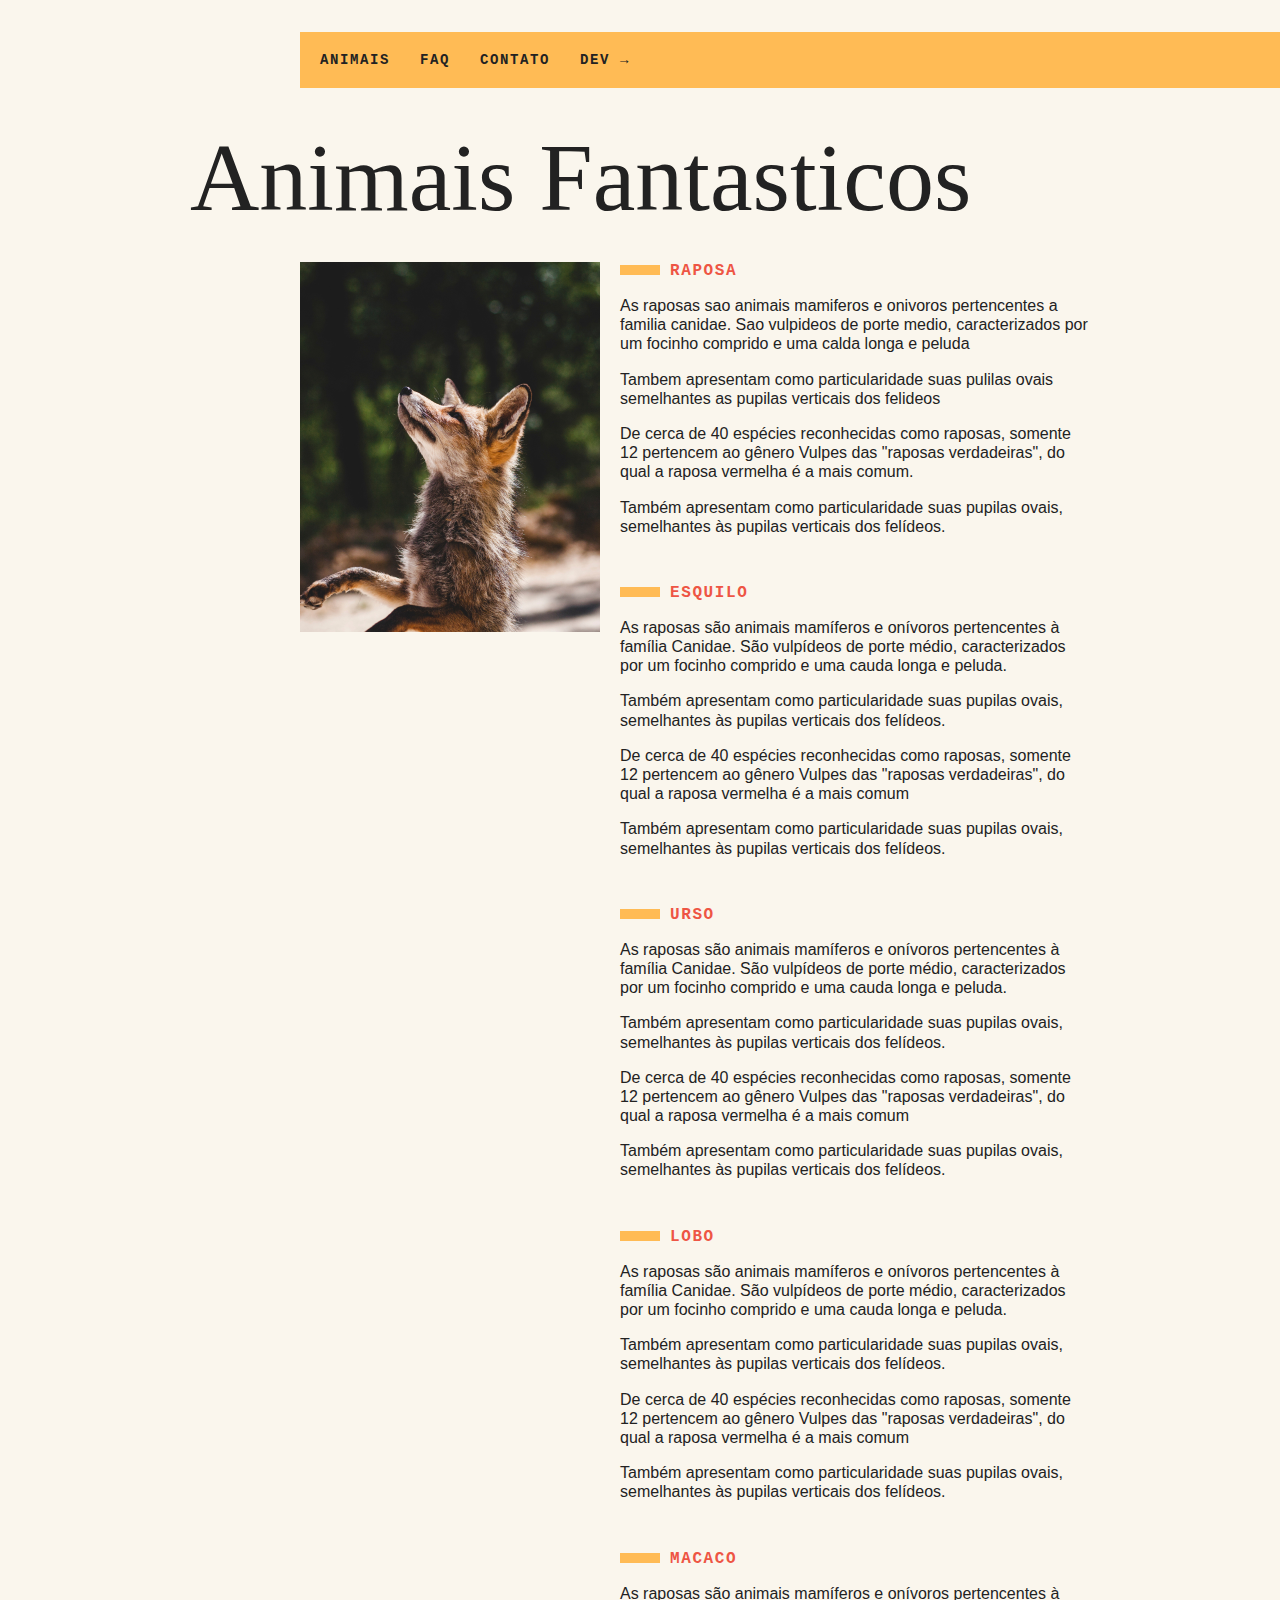
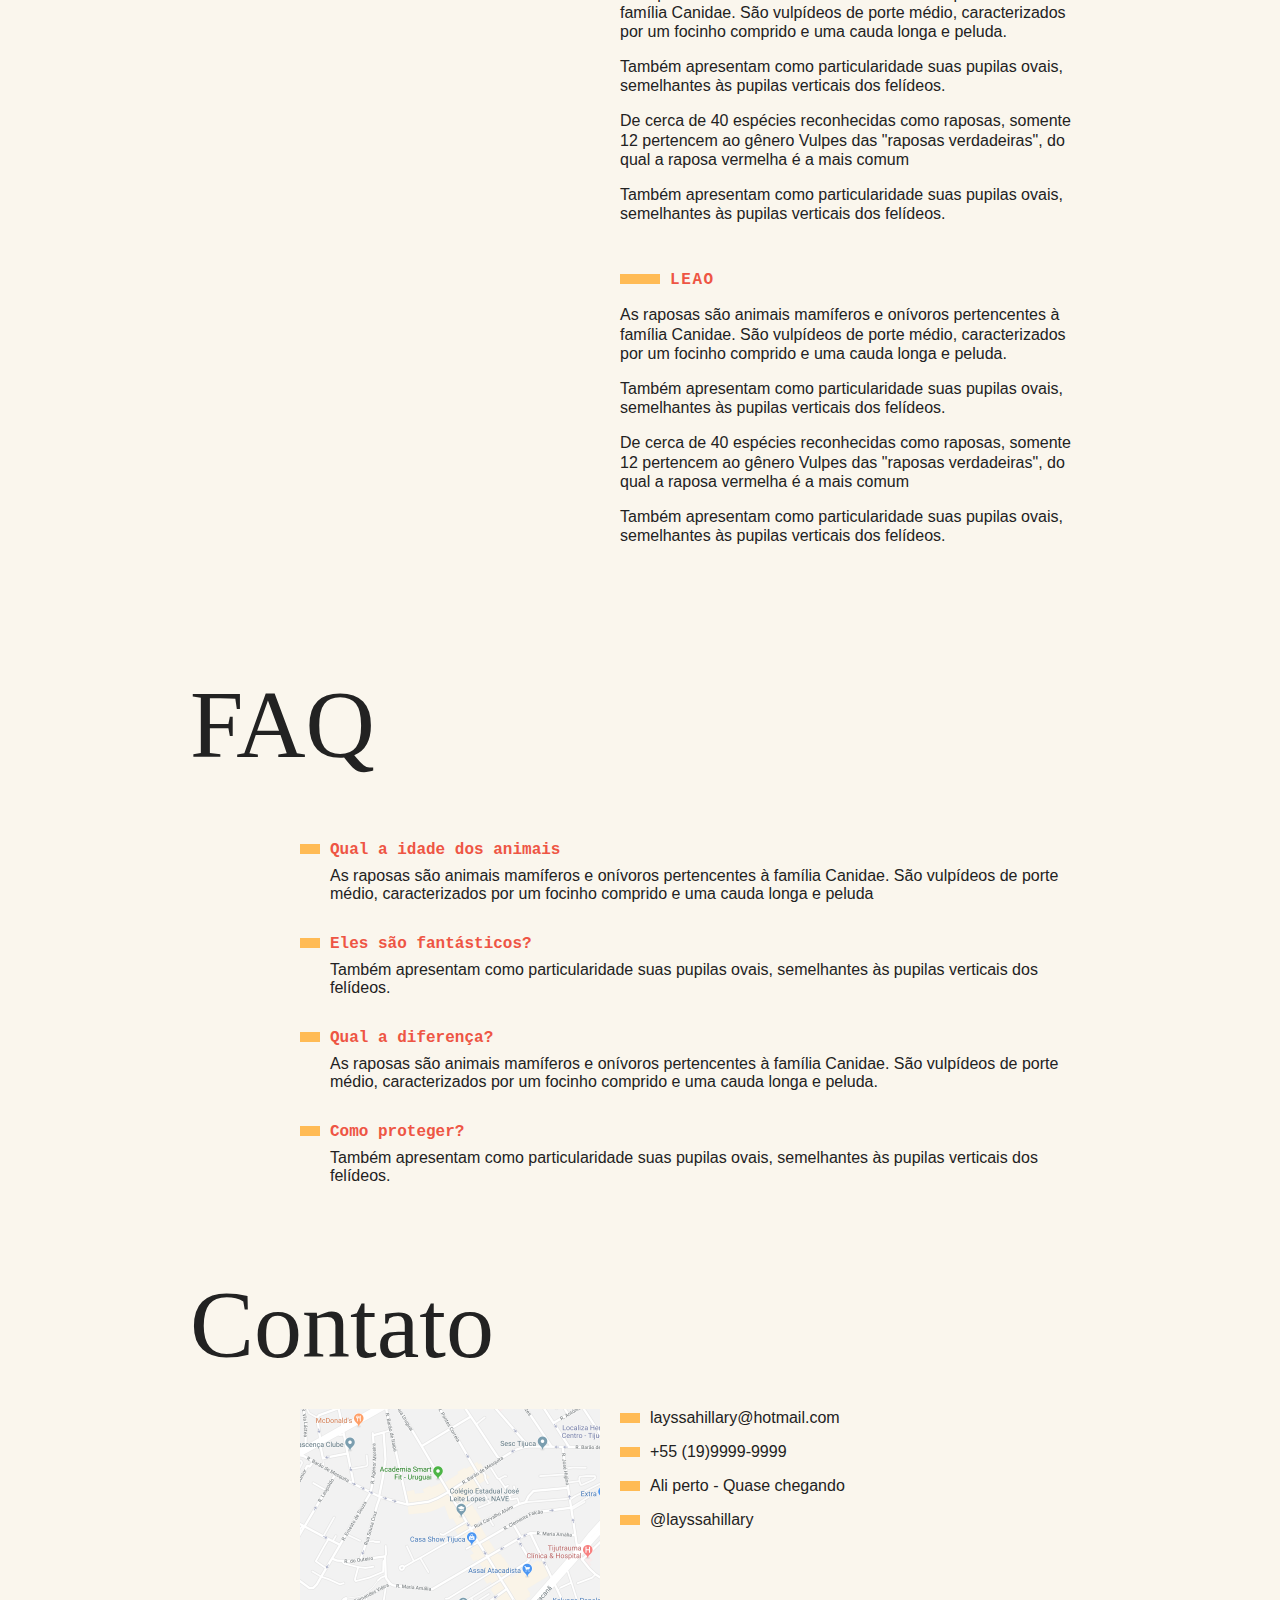
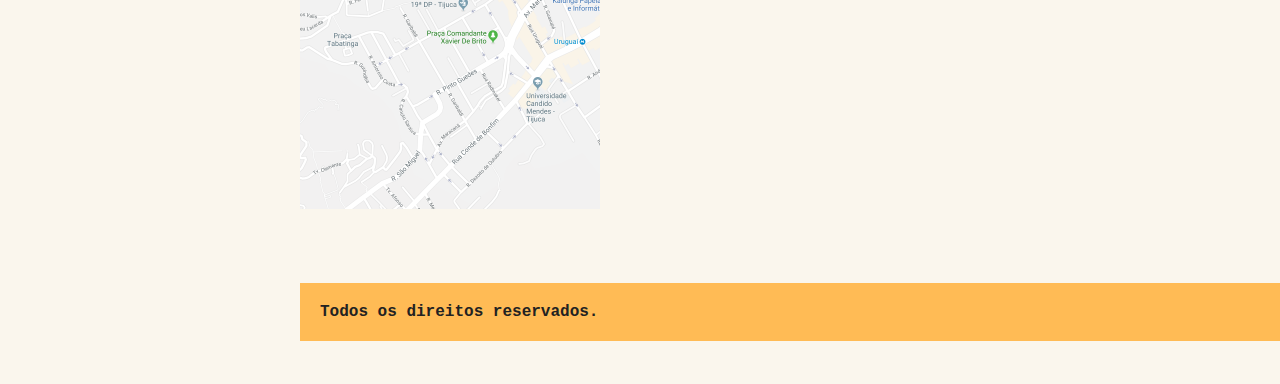
<file: classes-e-atributos/index.html>
<!DOCTYPE html>
<html lang="pt-br">
<head>
  <meta charset="UTF-8">
  <meta name="viewport" content="width=device-width, initial-scale=1.0">
  <link rel="stylesheet" href="css/style.css">
  <title>Animais Fantasticos</title>
</head>
<body>
  <nav class="menu azul">
    <ul>
      <li><a href="#animais">Animais</a></li>
      <li><a href="#faq">Faq</a></li>
      <li><a href="#contato">Contato</a></li>
      <li><a href="#www">Dev →</a></li>
    </ul>
  </nav>
  <section class="grid-section animais" id="animais">
    <h1 class="titulo">Animais Fantasticos</h1>
    <ul class="animais-lista">
      <li>
        <img src="imagens/imagem1.jpg" alt="raposa">
      </li>
      <li>
        <img src="imagens/imagem2.jpg">
      </li>
      <li>
        <img src="imagens/imagem3.jpg">
      </li>
      <li>
        <img src="imagens/imagem4.jpg">
      </li>
      <li>
        <img src="imagens/imagem5.jpg">
      </li>
      <li>
        <img src="imagens/imagem6.jpg">
      </li>
    </ul>
    <div class="animais-descricao">
      <section>
        <h2>Raposa</h2>
        <p>As raposas sao animais mamiferos e onivoros pertencentes a familia canidae. Sao vulpideos de porte medio,
          caracterizados por um focinho comprido e uma calda longa e peluda</p>
        <p>Tambem apresentam como particularidade suas pulilas ovais semelhantes as pupilas verticais dos felideos</p>
        <p>De cerca de 40 espécies reconhecidas como raposas, somente 12 pertencem ao gênero Vulpes das "raposas verdadeiras",
          do qual a raposa vermelha é a mais comum.</p>
        <p>Também apresentam como particularidade suas pupilas ovais, semelhantes às pupilas verticais dos felídeos.</p>
      </section>
      <section>
        <h2>Esquilo</h2>
        <p>As raposas são animais mamíferos e onívoros pertencentes à família Canidae. São vulpídeos de porte médio,
          caracterizados por um focinho comprido e uma cauda longa e peluda.</p>
        <p>Também apresentam como particularidade suas pupilas ovais, semelhantes às pupilas verticais dos felídeos.</p>
        <p>De cerca de 40 espécies reconhecidas como raposas, somente 12 pertencem ao gênero Vulpes das "raposas verdadeiras",
          do qual a raposa vermelha é a mais comum</p>
        <p>Também apresentam como particularidade suas pupilas ovais, semelhantes às pupilas verticais dos felídeos.</p>
      </section>
      <section>
        <h2>Urso</h2>
        <p>As raposas são animais mamíferos e onívoros pertencentes à família Canidae. São vulpídeos de porte médio,
          caracterizados por um focinho comprido e uma cauda longa e peluda.</p>
        <p>Também apresentam como particularidade suas pupilas ovais, semelhantes às pupilas verticais dos felídeos.</p>
        <p>De cerca de 40 espécies reconhecidas como raposas, somente 12 pertencem ao gênero Vulpes das "raposas verdadeiras",
          do qual a raposa vermelha é a mais comum</p>
        <p>Também apresentam como particularidade suas pupilas ovais, semelhantes às pupilas verticais dos felídeos.</p>
      </section>
      <section>
        <h2>Lobo</h2>
        <p>As raposas são animais mamíferos e onívoros pertencentes à família Canidae. São vulpídeos de porte médio,
          caracterizados por um focinho comprido e uma cauda longa e peluda.</p>
        <p>Também apresentam como particularidade suas pupilas ovais, semelhantes às pupilas verticais dos felídeos.</p>
        <p>De cerca de 40 espécies reconhecidas como raposas, somente 12 pertencem ao gênero Vulpes das "raposas verdadeiras",
          do qual a raposa vermelha é a mais comum</p>
        <p>Também apresentam como particularidade suas pupilas ovais, semelhantes às pupilas verticais dos felídeos.</p>
      </section>
      <section>
        <h2>Macaco</h2>
        <p>As raposas são animais mamíferos e onívoros pertencentes à família Canidae. São vulpídeos de porte médio,
          caracterizados por um focinho comprido e uma cauda longa e peluda.</p>
        <p>Também apresentam como particularidade suas pupilas ovais, semelhantes às pupilas verticais dos felídeos.</p>
        <p>De cerca de 40 espécies reconhecidas como raposas, somente 12 pertencem ao gênero Vulpes das "raposas verdadeiras",
          do qual a raposa vermelha é a mais comum</p>
        <p>Também apresentam como particularidade suas pupilas ovais, semelhantes às pupilas verticais dos felídeos.</p>
      </section>
      <section>
        <h2>Leao</h2>
        <p>As raposas são animais mamíferos e onívoros pertencentes à família Canidae. São vulpídeos de porte médio,
          caracterizados por um focinho comprido e uma cauda longa e peluda.</p>
        <p>Também apresentam como particularidade suas pupilas ovais, semelhantes às pupilas verticais dos felídeos.</p>
        <p>De cerca de 40 espécies reconhecidas como raposas, somente 12 pertencem ao gênero Vulpes das "raposas verdadeiras",
          do qual a raposa vermelha é a mais comum</p>
        <p>Também apresentam como particularidade suas pupilas ovais, semelhantes às pupilas verticais dos felídeos.</p>
      </section>
    </div>
  </section>
  <section class="grid-section faq" id="faq">
    <h1 class="titulo">FAQ</h1>
    <dl class="faq-lista">
      <dt>Qual a idade dos animais</dt>
      <dd>As raposas são animais mamíferos e onívoros pertencentes à família Canidae. São vulpídeos de porte médio, caracterizados por um focinho comprido e uma cauda longa e peluda</dd>
      <dt>Eles são fantásticos?</dt>
      <dd>Também apresentam como particularidade suas pupilas ovais, semelhantes às pupilas verticais dos felídeos.</dd>
      <dt>Qual a diferença?</dt>
      <dd>As raposas são animais mamíferos e onívoros pertencentes à família Canidae. São vulpídeos de porte médio, caracterizados por um focinho comprido e uma cauda longa e peluda.</dd>
      <dt>Como proteger?</dt>
      <dd>Também apresentam como particularidade suas pupilas ovais, semelhantes às pupilas verticais dos felídeos.</dd>
    </dl>
  </section>

  <section class="grid-section contato" id="contato">
    <h1 class="titulo">Contato</h1>
    <div class="mapa">
      <img src="imagens/mapa.png">
    </div>
    <ul class="dados">
      <li>layssahillary@hotmail.com</li>
      <li>+55 (19)9999-9999</li>
      <li>Ali perto - Quase chegando</li>
      <li>@layssahillary</li>
    </ul>
  </section>

  <footer class="copy">
    <p>Todos os direitos reservados.</p>
  </footer>


  <script src="script.js"></script>
</body>
</html>
</file>
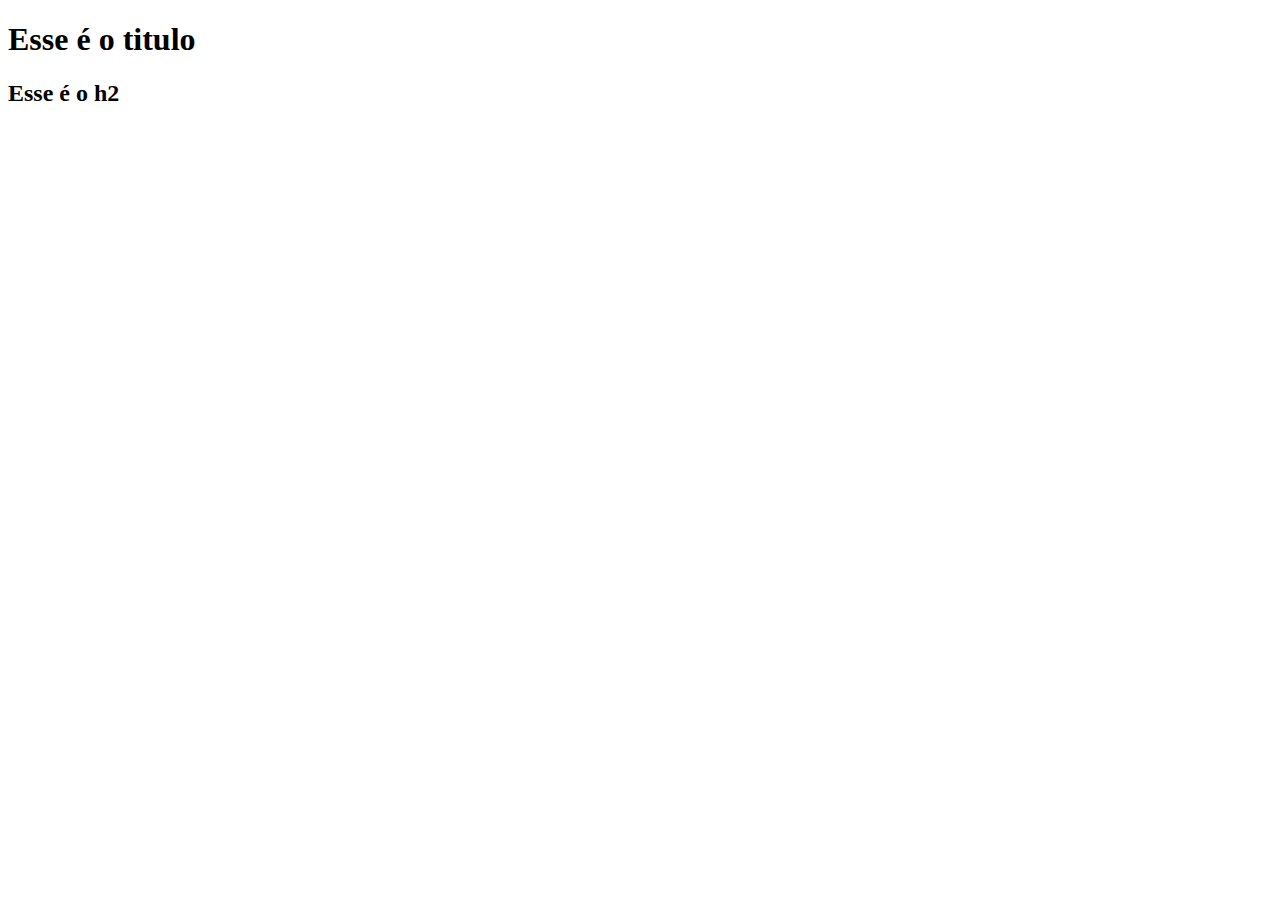
<file: dom/index.html>
<!DOCTYPE html>
<html lang="en">
<head>
  <meta charset="UTF-8">
  <meta name="viewport" content="width=device-width, initial-scale=1.0">
  <title>O que é o dom</title>
</head>
<body>
  <h1 class="titulo-principal azul ativo">Esse é o titulo</h1>
  <h2 class="ativo">Esse é o h2</h2>
  <script src="script.js"></script>
</body>
</html>
</file>
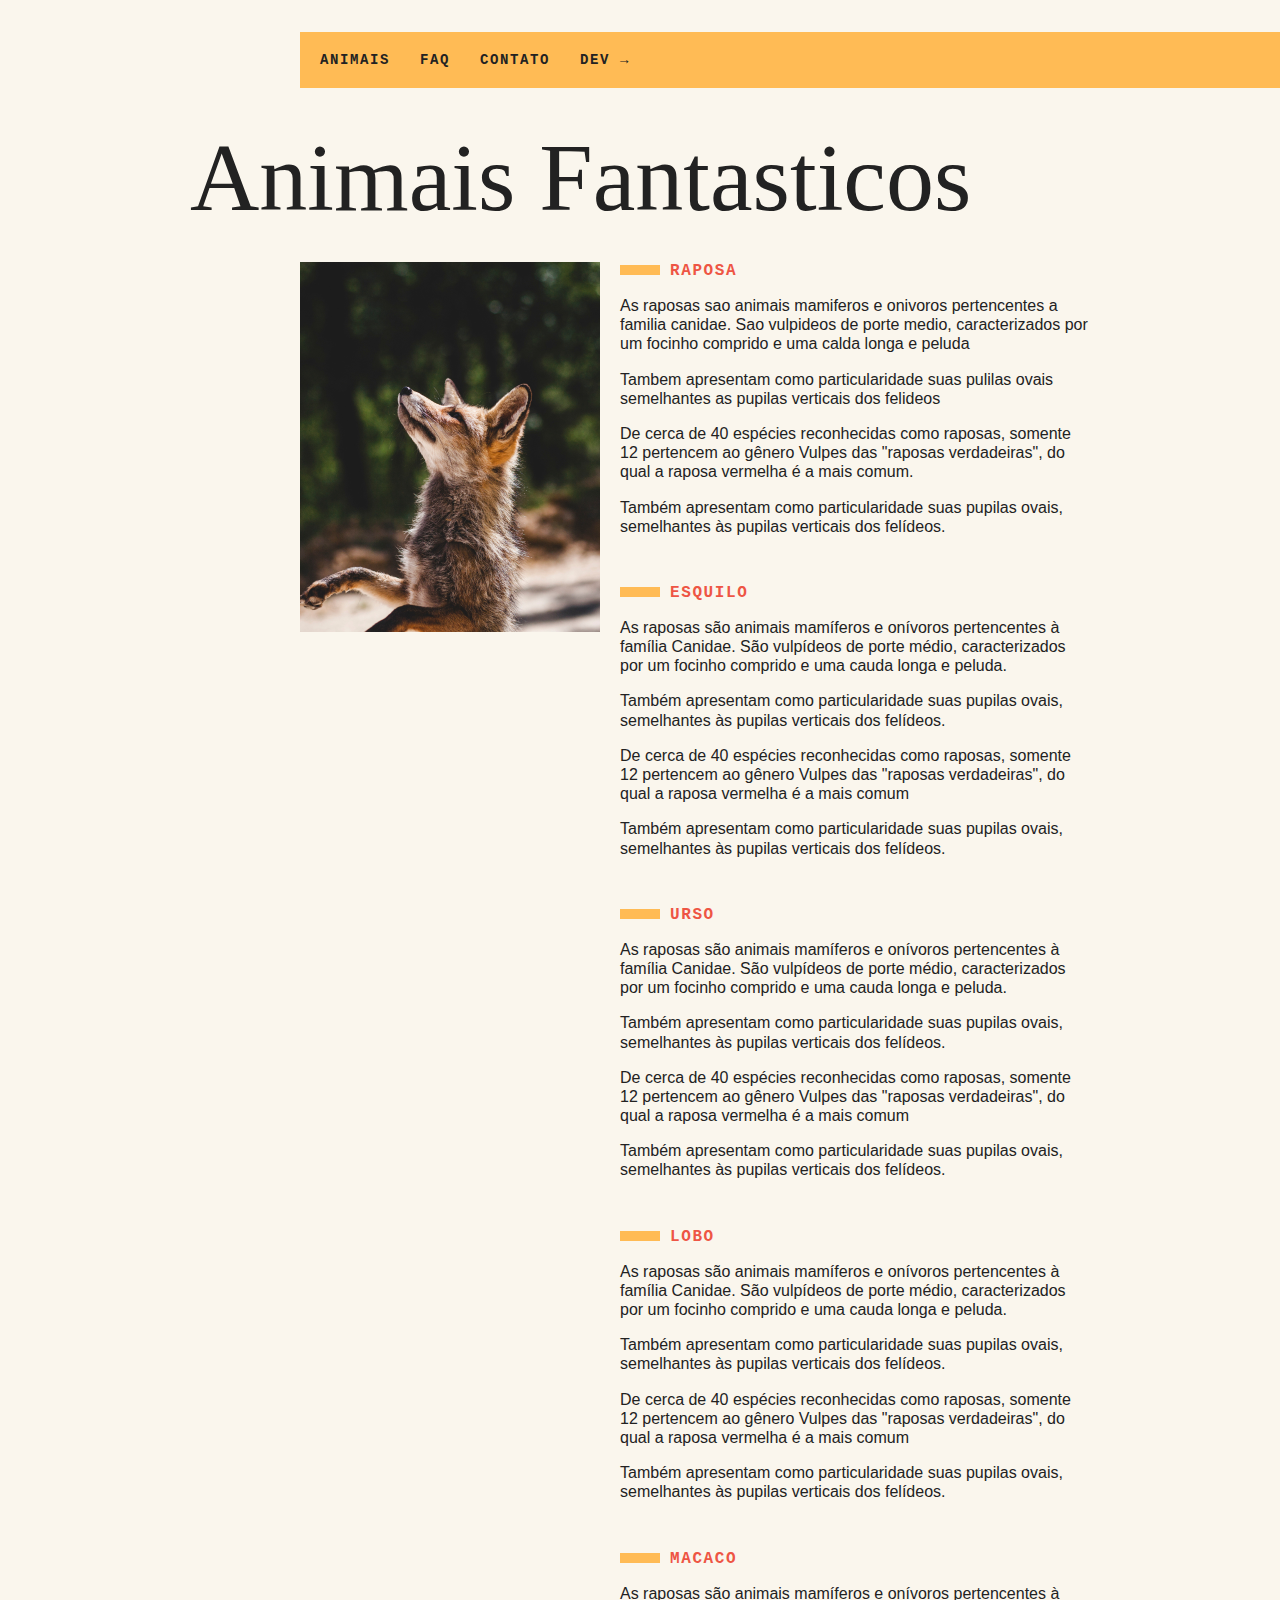
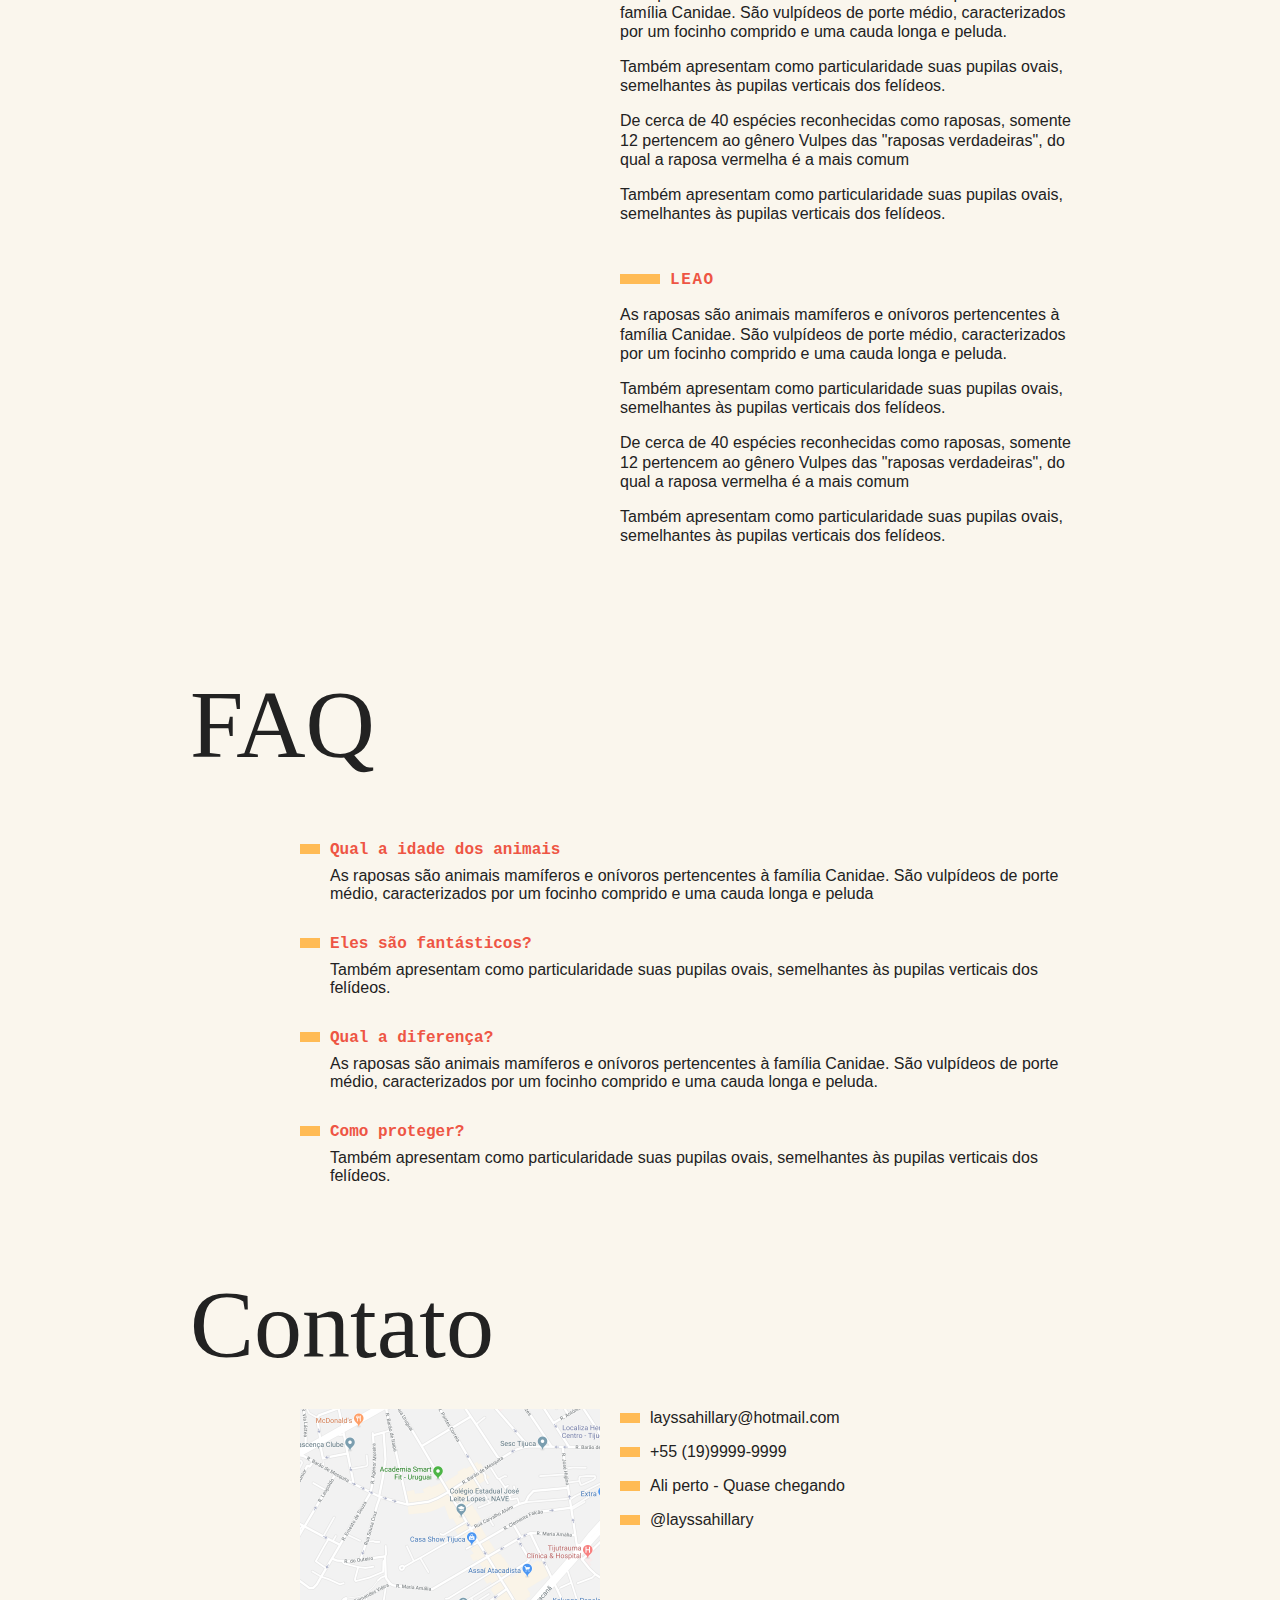
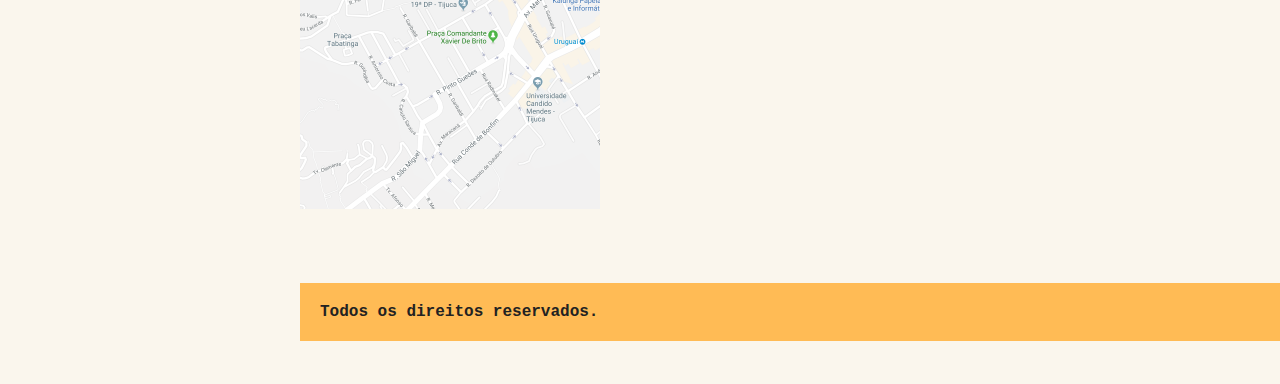
<file: foreach-e-arrow-fuction/index.html>
<!DOCTYPE html>
<html lang="pt-br">
<head>
  <meta charset="UTF-8">
  <meta name="viewport" content="width=device-width, initial-scale=1.0">
  <link rel="stylesheet" href="css/style.css">
  <title>Animais Fantasticos</title>
</head>
<body>
  <nav class="menu">
    <ul>
      <li><a href="#animais">Animais</a></li>
      <li><a href="#faq">Faq</a></li>
      <li><a href="#contato">Contato</a></li>
      <li><a href="#www">Dev →</a></li>
    </ul>
  </nav>
  <section class="grid-section animais" id="animais">
    <h1 class="titulo">Animais Fantasticos</h1>
    <ul class="animais-lista">
      <li>
        <img src="imagens/imagem1.jpg">
      </li>
      <li>
        <img src="imagens/imagem2.jpg">
      </li>
      <li>
        <img src="imagens/imagem3.jpg">
      </li>
      <li>
        <img src="imagens/imagem4.jpg">
      </li>
      <li>
        <img src="imagens/imagem5.jpg">
      </li>
      <li>
        <img src="imagens/imagem6.jpg">
      </li>
    </ul>
    <div class="animais-descricao">
      <section>
        <h2>Raposa</h2>
        <p>As raposas sao animais mamiferos e onivoros pertencentes a familia canidae. Sao vulpideos de porte medio,
          caracterizados por um focinho comprido e uma calda longa e peluda</p>
        <p>Tambem apresentam como particularidade suas pulilas ovais semelhantes as pupilas verticais dos felideos</p>
        <p>De cerca de 40 espécies reconhecidas como raposas, somente 12 pertencem ao gênero Vulpes das "raposas verdadeiras",
          do qual a raposa vermelha é a mais comum.</p>
        <p>Também apresentam como particularidade suas pupilas ovais, semelhantes às pupilas verticais dos felídeos.</p>
      </section>
      <section>
        <h2>Esquilo</h2>
        <p>As raposas são animais mamíferos e onívoros pertencentes à família Canidae. São vulpídeos de porte médio,
          caracterizados por um focinho comprido e uma cauda longa e peluda.</p>
        <p>Também apresentam como particularidade suas pupilas ovais, semelhantes às pupilas verticais dos felídeos.</p>
        <p>De cerca de 40 espécies reconhecidas como raposas, somente 12 pertencem ao gênero Vulpes das "raposas verdadeiras",
          do qual a raposa vermelha é a mais comum</p>
        <p>Também apresentam como particularidade suas pupilas ovais, semelhantes às pupilas verticais dos felídeos.</p>
      </section>
      <section>
        <h2>Urso</h2>
        <p>As raposas são animais mamíferos e onívoros pertencentes à família Canidae. São vulpídeos de porte médio,
          caracterizados por um focinho comprido e uma cauda longa e peluda.</p>
        <p>Também apresentam como particularidade suas pupilas ovais, semelhantes às pupilas verticais dos felídeos.</p>
        <p>De cerca de 40 espécies reconhecidas como raposas, somente 12 pertencem ao gênero Vulpes das "raposas verdadeiras",
          do qual a raposa vermelha é a mais comum</p>
        <p>Também apresentam como particularidade suas pupilas ovais, semelhantes às pupilas verticais dos felídeos.</p>
      </section>
      <section>
        <h2>Lobo</h2>
        <p>As raposas são animais mamíferos e onívoros pertencentes à família Canidae. São vulpídeos de porte médio,
          caracterizados por um focinho comprido e uma cauda longa e peluda.</p>
        <p>Também apresentam como particularidade suas pupilas ovais, semelhantes às pupilas verticais dos felídeos.</p>
        <p>De cerca de 40 espécies reconhecidas como raposas, somente 12 pertencem ao gênero Vulpes das "raposas verdadeiras",
          do qual a raposa vermelha é a mais comum</p>
        <p>Também apresentam como particularidade suas pupilas ovais, semelhantes às pupilas verticais dos felídeos.</p>
      </section>
      <section>
        <h2>Macaco</h2>
        <p>As raposas são animais mamíferos e onívoros pertencentes à família Canidae. São vulpídeos de porte médio,
          caracterizados por um focinho comprido e uma cauda longa e peluda.</p>
        <p>Também apresentam como particularidade suas pupilas ovais, semelhantes às pupilas verticais dos felídeos.</p>
        <p>De cerca de 40 espécies reconhecidas como raposas, somente 12 pertencem ao gênero Vulpes das "raposas verdadeiras",
          do qual a raposa vermelha é a mais comum</p>
        <p>Também apresentam como particularidade suas pupilas ovais, semelhantes às pupilas verticais dos felídeos.</p>
      </section>
      <section>
        <h2>Leao</h2>
        <p>As raposas são animais mamíferos e onívoros pertencentes à família Canidae. São vulpídeos de porte médio,
          caracterizados por um focinho comprido e uma cauda longa e peluda.</p>
        <p>Também apresentam como particularidade suas pupilas ovais, semelhantes às pupilas verticais dos felídeos.</p>
        <p>De cerca de 40 espécies reconhecidas como raposas, somente 12 pertencem ao gênero Vulpes das "raposas verdadeiras",
          do qual a raposa vermelha é a mais comum</p>
        <p>Também apresentam como particularidade suas pupilas ovais, semelhantes às pupilas verticais dos felídeos.</p>
      </section>
    </div>
  </section>
  <section class="grid-section faq" id="faq">
    <h1 class="titulo">FAQ</h1>
    <dl class="faq-lista">
      <dt>Qual a idade dos animais</dt>
      <dd>As raposas são animais mamíferos e onívoros pertencentes à família Canidae. São vulpídeos de porte médio, caracterizados por um focinho comprido e uma cauda longa e peluda</dd>
      <dt>Eles são fantásticos?</dt>
      <dd>Também apresentam como particularidade suas pupilas ovais, semelhantes às pupilas verticais dos felídeos.</dd>
      <dt>Qual a diferença?</dt>
      <dd>As raposas são animais mamíferos e onívoros pertencentes à família Canidae. São vulpídeos de porte médio, caracterizados por um focinho comprido e uma cauda longa e peluda.</dd>
      <dt>Como proteger?</dt>
      <dd>Também apresentam como particularidade suas pupilas ovais, semelhantes às pupilas verticais dos felídeos.</dd>
    </dl>
  </section>

  <section class="grid-section contato" id="contato">
    <h1 class="titulo">Contato</h1>
    <div class="mapa">
      <img src="imagens/mapa.png">
    </div>
    <ul class="dados">
      <li>layssahillary@hotmail.com</li>
      <li>+55 (19)9999-9999</li>
      <li>Ali perto - Quase chegando</li>
      <li>@layssahillary</li>
    </ul>
  </section>

  <footer class="copy">
    <p>Todos os direitos reservados.</p>
  </footer>


  <script src="script.js"></script>
</body>
</html>
</file>
<file: classes-e-atributos/css/style.css>
body, h1, h2, ul, li, p, dd, dt, dl{
  margin: 0px;
  padding: 0px;
}

img{
  display: block;
  max-width: 100%;
}

ul{
  list-style: none;
}

body{
  background: #faf6ed;
  color: #222;
  -webkit-font-smoothing: antialiased;
  display: grid;
  grid-template-columns: 1fr 120px minmax(300px, 800px) 1fr  ;
}

.menu{
  grid-column: 3 / 5;
  margin-top: 2rem;
  margin-bottom: 2rem;
  background: #fb5;
}

.menu ul{
  display: flex;
  flex-wrap: wrap;
  padding: 10px;
}

.menu li a{
  display: block;
  padding: 10px;
  margin-right: 10px;
  color: #222;
  text-decoration: none;
  font-family: 'IBM Plex Mono', monospace;
  font-weight: bold;
  text-transform: uppercase;
  font-size: 0.875rem;
  letter-spacing: .1rem;
}

.grid-section{
  grid-column: 2 / 4;
  width: 100%;
  box-sizing: border-box;
  padding: 10px;
  display: grid;
  grid-template-columns: 90px 300px 1fr;
  grid-gap: 20px;
  margin-bottom: 4rem;
}

.titulo{
  font-family: Georgia, 'Times New Roman', Times, serif;
  font-size: 6rem;
  line-height: 1;
  font-weight: 400;
  margin-bottom: 1rem;
  grid-column: 1 / 4;
}

.animais h2{
  font-family: 'IBM Plex Mono', monospace;
  font-size: 1rem;
  text-transform: uppercase;
  letter-spacing: .1rem;
  margin-bottom: 1rem;
  color: #e54;
}

.animais h2::before{
 content: '';
 display: inline-block;
 width: 40px;
 height: 10px;
 margin-right: 10px;
 background: #fb5;
}

.animais p {
  font-family: Helvetica, Arial;
  line-height: 1.2;
  margin-bottom: 1rem;
}

.animais-lista{
  height: 370px;
  overflow-y: scroll;
  grid-column: 2;
}

.animais-lista::-webkit-scrollbar{
  width: 18px;
}

.animais-lista::-webkit-scrollbar-thumb{
  background: #fb5;
  border-left: 4px solid #faf6ed;
  border-right: 4px solid #faf6ed;
}

.animais-lista::-webkit-scrollbar-track{
  background: #faf6ed;
}

.animais-descricao{
  grid-column: 3;
}

.animais-descricao section{
  margin-bottom: 3rem;
}

.faq-lista{
  grid-column: 2 / 4;
}

.faq-lista dt{
  font-family:'IBM Plex Mono', monospace ;
  font-weight: bold;
  margin-top: 2rem;
  margin-bottom: .5rem;
  color: #e54;
}

.faq-lista dt::before{
  content: '';
  display: inline-block;
  width: 20px;
  height: 10px;
  margin-right: 10px;
  background: #fb5;
}

.faq-lista dd{
  font-family: Helvetica, Arial;
  margin-bottom: .5rem;
  margin-left: 30px;
}

.mapa{
  grid-column: 2;
}

.dados{
  grid-column: 3;
}

.dados li{
  margin-bottom: 1rem;
  font-family: Helvetica, Arial;
}

.dados li::before{
  content: '';
  display: inline-block;
  width: 20px;
  height: 10px;
  margin-right: 10px;
  background: #fb5;
}

.copy{
  grid-column: 3 / 5;
  margin-bottom: 2rem;
  background: #fb5;
}

.copy p {
  padding: 20px;
  font-family: 'IBM Plex Mono', monospace;
  font-weight: bold;
}

@media (max-width: 700px) {
  body{
    grid-template-columns: 1fr;
  }
  .menu, .grid-section, .copy{
    grid-column: 1;
  }
  .grid-section{
    grid-template-columns: 100px 1fr;
    grid-gap: 10px;
  }
  .animais-lista{
    grid-column: 1;
  }
  .faq-lista, .dados, .mapa{
    grid-column: 1 / 3;
  }
  .grid-section h1{
    font-size: 3rem;
  }
  .menu{
    margin-top: 0px
  }
  .copy{
    margin-bottom: 0px;
  }
}
</file>
<file: foreach-e-arrow-fuction/css/style.css>
body, h1, h2, ul, li, p, dd, dt, dl{
  margin: 0px;
  padding: 0px;
}

img{
  display: block;
  max-width: 100%;
}

ul{
  list-style: none;
}

body{
  background: #faf6ed;
  color: #222;
  -webkit-font-smoothing: antialiased;
  display: grid;
  grid-template-columns: 1fr 120px minmax(300px, 800px) 1fr  ;
}

.menu{
  grid-column: 3 / 5;
  margin-top: 2rem;
  margin-bottom: 2rem;
  background: #fb5;
}

.menu ul{
  display: flex;
  flex-wrap: wrap;
  padding: 10px;
}

.menu li a{
  display: block;
  padding: 10px;
  margin-right: 10px;
  color: #222;
  text-decoration: none;
  font-family: 'IBM Plex Mono', monospace;
  font-weight: bold;
  text-transform: uppercase;
  font-size: 0.875rem;
  letter-spacing: .1rem;
}

.grid-section{
  grid-column: 2 / 4;
  width: 100%;
  box-sizing: border-box;
  padding: 10px;
  display: grid;
  grid-template-columns: 90px 300px 1fr;
  grid-gap: 20px;
  margin-bottom: 4rem;
}

.titulo{
  font-family: Georgia, 'Times New Roman', Times, serif;
  font-size: 6rem;
  line-height: 1;
  font-weight: 400;
  margin-bottom: 1rem;
  grid-column: 1 / 4;
}

.animais h2{
  font-family: 'IBM Plex Mono', monospace;
  font-size: 1rem;
  text-transform: uppercase;
  letter-spacing: .1rem;
  margin-bottom: 1rem;
  color: #e54;
}

.animais h2::before{
 content: '';
 display: inline-block;
 width: 40px;
 height: 10px;
 margin-right: 10px;
 background: #fb5;
}

.animais p {
  font-family: Helvetica, Arial;
  line-height: 1.2;
  margin-bottom: 1rem;
}

.animais-lista{
  height: 370px;
  overflow-y: scroll;
  grid-column: 2;
}

.animais-lista::-webkit-scrollbar{
  width: 18px;
}

.animais-lista::-webkit-scrollbar-thumb{
  background: #fb5;
  border-left: 4px solid #faf6ed;
  border-right: 4px solid #faf6ed;
}

.animais-lista::-webkit-scrollbar-track{
  background: #faf6ed;
}

.animais-descricao{
  grid-column: 3;
}

.animais-descricao section{
  margin-bottom: 3rem;
}

.faq-lista{
  grid-column: 2 / 4;
}

.faq-lista dt{
  font-family:'IBM Plex Mono', monospace ;
  font-weight: bold;
  margin-top: 2rem;
  margin-bottom: .5rem;
  color: #e54;
}

.faq-lista dt::before{
  content: '';
  display: inline-block;
  width: 20px;
  height: 10px;
  margin-right: 10px;
  background: #fb5;
}

.faq-lista dd{
  font-family: Helvetica, Arial;
  margin-bottom: .5rem;
  margin-left: 30px;
}

.mapa{
  grid-column: 2;
}

.dados{
  grid-column: 3;
}

.dados li{
  margin-bottom: 1rem;
  font-family: Helvetica, Arial;
}

.dados li::before{
  content: '';
  display: inline-block;
  width: 20px;
  height: 10px;
  margin-right: 10px;
  background: #fb5;
}

.copy{
  grid-column: 3 / 5;
  margin-bottom: 2rem;
  background: #fb5;
}

.copy p {
  padding: 20px;
  font-family: 'IBM Plex Mono', monospace;
  font-weight: bold;
}

@media (max-width: 700px) {
  body{
    grid-template-columns: 1fr;
  }
  .menu, .grid-section, .copy{
    grid-column: 1;
  }
  .grid-section{
    grid-template-columns: 100px 1fr;
    grid-gap: 10px;
  }
  .animais-lista{
    grid-column: 1;
  }
  .faq-lista, .dados, .mapa{
    grid-column: 1 / 3;
  }
  .grid-section h1{
    font-size: 3rem;
  }
  .menu{
    margin-top: 0px
  }
  .copy{
    margin-bottom: 0px;
  }
}
</file>
